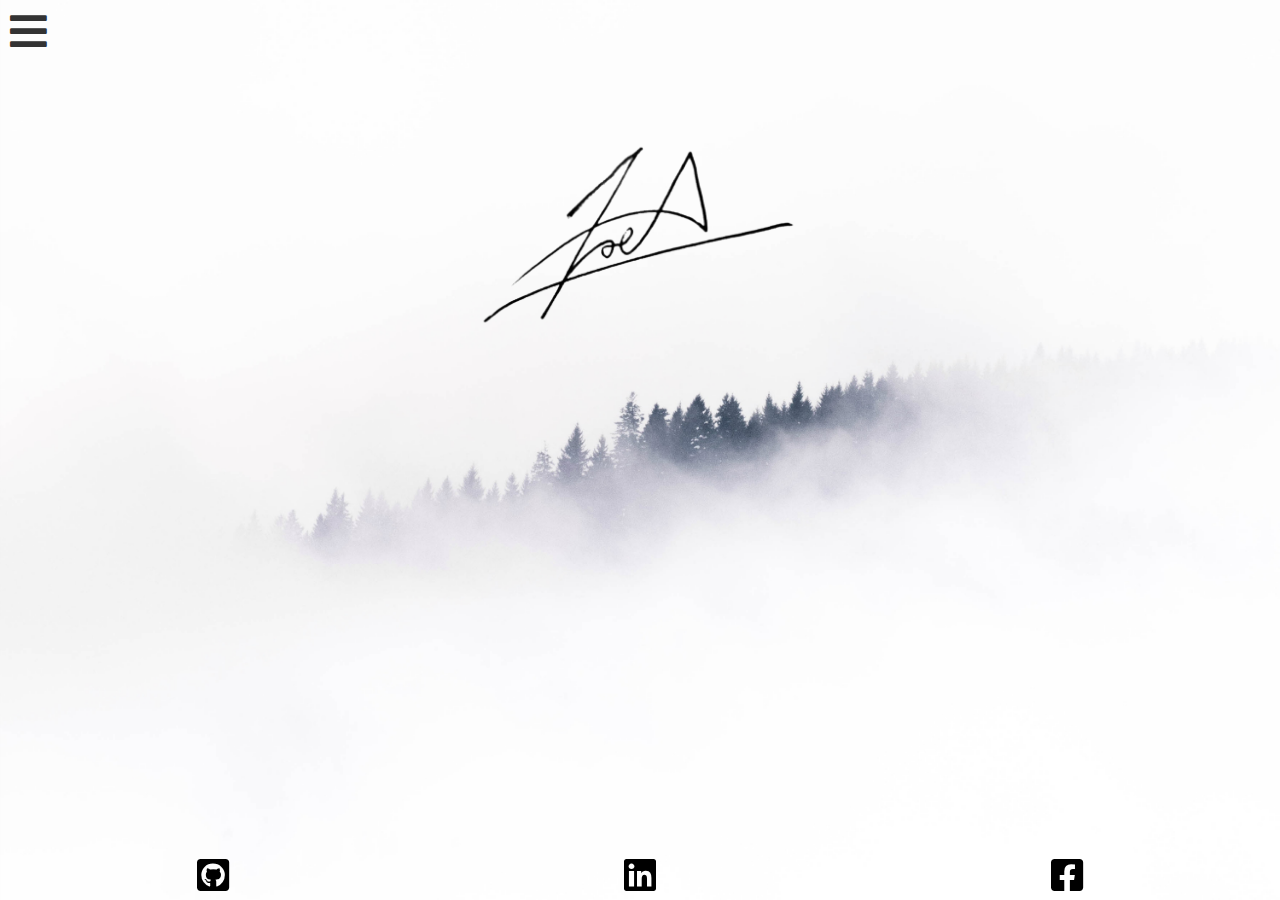
<file: index.html>
<!DOCTYPE html>
<html lang="en">

<head>
  <meta charset="utf-8">
  <meta http-equiv="X-UA-Compatible" content="IE=edge">
  <meta name="viewport" content="width=device-width, initial-scale=1">
  <title>Joe A.</title>

  <!-- Bootstrap -->
  <link href="css/bootstrap.min.css" rel="stylesheet">
  <!-- jQuery (necessary for Bootstrap's JavaScript plugins) -->
  <script src="https://ajax.googleapis.com/ajax/libs/jquery/1.12.4/jquery.min.js"></script>
  <!-- fontAwesome -->
  <link href="https://use.fontawesome.com/releases/v5.0.8/css/all.css" rel="stylesheet">
  <!-- fonts -->
  <link href="https://fonts.googleapis.com/css?family=Bad+Script|Encode+Sans+Condensed" rel="stylesheet">
  <!-- styles -->
  <link href="css/style.css" rel="stylesheet">
</head>

<body>

  <header>
    <div class="container-fluid nav clearfix">
      <div class="row menuRow">
        <div class="col-lg-1 col-md-1 col-sm-1 col-xs-12">
          <i class="fas fa-bars fa-3x" id="hamburgerButton"></i>
        </div>
        <div id="menu" class="">
          <div class="col-lg-3 col-md-3 col-sm-3 col-xs-3 navItem"><input class="hide" type="checkbox" id="aboutMeSwitch" /><label class="label navButton" for="aboutMeSwitch" id='amButton'><span class='labelText'>About Me</span> <span><i class="fas fa-user-circle fa-2x labelIcons"></i></span></label></div>
          <div class="col-lg-3 col-md-3 col-sm-3 col-xs-3 navItem"><input class="hide" type="checkbox" id="portfolioSwitch" /><label class="label navButton" for="portfolioSwitch" id='portButton'><span class='labelText'>Portfolio</span> <span><i class="far fa-folder-open fa-2x labelIcons"></i></span></label></div>
          <div class="col-lg-3 col-md-3 col-sm-3 col-xs-3 navItem"><input class="hide" type="checkbox" id="contactSwitch" /><label class="label navButton" for="contactSwitch" id='contButton'><span class='labelText'>Contact</span> <span><i class="far fa-address-book fa-2x labelIcons"></i></span></label></div>
        </div>
      </div>
    </div>
  </header>

  <!-- signature hero -->
  <div class="container-fluid signature-box" id='signatureBox'>
    <img class="signature" src="img/signaturetrans.png" alt="joseph r aguilar's signature">
  </div>

  <!-- Portfolio Carousel -->
  <div class="container portfolio" id='portfolio'>
    <div id="carousel-example-generic" class="carousel slide" data-ride="carousel">
      <!-- Indicators -->
      <ol class="carousel-indicators">
        <li data-target="#carousel-example-generic" data-slide-to="0" class="active"></li>
        <li data-target="#carousel-example-generic" data-slide-to="1"></li>
        <li data-target="#carousel-example-generic" data-slide-to="2"></li>
      </ol>

      <!-- Wrapper for slides -->
      <div class="carousel-inner" role="listbox">
        <div class="item active" id='slide1'>
          <div class="carousel-caption">
            <a href="https://josephraguilar.github.io/pet-store/"><h3>Pet Store</h3></a>
          </div>
        </div>
        <div class="item" id='slide2'>
          <div class="carousel-caption">
            <a href="https://josephraguilar.github.io/restaurante/"><h3>Restaurant</h3></a>
          </div>
        </div>
        <div class="item" id='slide3'>
          <div class="carousel-caption">
            <a href="https://josephraguilar.github.io/todo-list-2/"><h3>To-Do App</h3></a>
          </div>
        </div>
      </div>

      <!-- Carousel Controls -->
      <a class="left carousel-control" href="#carousel-example-generic" role="button" data-slide="prev">
  <i class="fas fa-chevron-left fa-3x " aria-hidden="true"></i>
</a>
      <a class="right carousel-control" href="#carousel-example-generic" role="button" data-slide="next">
  <i class="fas fa-chevron-right fa-3x " aria-hidden="true"></i>
</a>
    </div>
  </div>

  <!-- about me -->
  <div class="container">
    <div class="about-me" id='aboutMe'>
      <div class="row">
        <div class="col-md-12 about-me-text">
          <p>I am a 23-year-old extroverted individual who is motivated, ambitious, and friendly. Currently a student at California State University, Fresno, I am expecting my B.A. in Business with an emphasis on Computer Information Systems in 2019. During
            this time, I am diligently honing my skills as a front-end web developer at Geekwise Academy.</p>
          <p>I spend my free time enjoying a good cup of coffee, learning about computer hard-ware & software, and reading the latest block-chain news.</p>
          <p>I am currently serving part time at a restaurant but am in the process of starting a career in software coding. Feel free to contact me if you need a responsive website built or have any other questions!</p>
          </p>
        </div>
      </div>
    </div>
  </div>

  <!-- contact -->
  <div class="container contact-box" id='contact'>
    <div class="row contact-row">
      <div class="col-lg-5 col-md-5 col-sm-5 col-xs-12 wufoo-column">
        <iframe class="wufooform center" height="500" width="90%" allowTransparency="true" frameborder="0" scrolling="yes" style="" src="https://josephraguilar.wufoo.com/embed/ztfnl8p1jo7svn/">
      </iframe>
      </div>
      <div class="col-lg-7 col-md-7 col-sm-7 col-xs-12">
        <div class="row myinfo">
          <h1 class="center">My Contact Information</h1>
          <h3 class="center">Phone:       <span>559-623-8938</span></h3>
          <h3 class="center">Email:       josephraguilar@gmail.com</h3>
        </div>

        <div class="row gmap-row">
          <iframe class="gmap" src="https://www.google.com/maps/embed?pb=!1m18!1m12!1m3!1d3197.603340567745!2d-119.78799278471205!3d36.73208657996256!2m3!1f0!2f0!3f0!3m2!1i1024!2i768!4f13.1!3m3!1m2!1s0x80945e26d4f58091%3A0xf082a7e633ee41f0!2s700+Van+Ness+Ave%2C+Fresno%2C+CA+93721!5e0!3m2!1sen!2sus!4v1521688433245"
            align="center" width="80%" height="400" frameborder="0" allowfullscreen></iframe>
        </div>
      </div>
    </div>
  </div>

  <footer class="container-fluid footer clearfix">
    <div class="row icons">
      <div class="col-xs-4 col-sm-4 col-md-4 col-lg-4 icon-box">
        <a href="https://github.com/josephraguilar"><i class="fab fa-github-square  fa-gradient icon"></i> </a>
      </div>
      <div class="col-xs-4 col-sm-4 col-md-4 col-lg-4 icon-box">
        <a href="https://www.linkedin.com/in/joseph-aguilar-53809b167/"><i class="fab fa-linkedin fa-gradient icon"></i> </a>
      </div>
      <div class="col-xs-4 col-sm-4 col-md-4 col-lg-4 icon-box">
        <a href="https://www.facebook.com/joe.aguilar.921"><i class="fab fa-facebook-square fa-gradient icon"></i> </a>
      </div>

    </div>
  </footer>

  <script src="js/bootstrap.min.js"></script>
  <script src="js/scripts.js"></script>
</body>

</html>
</file>
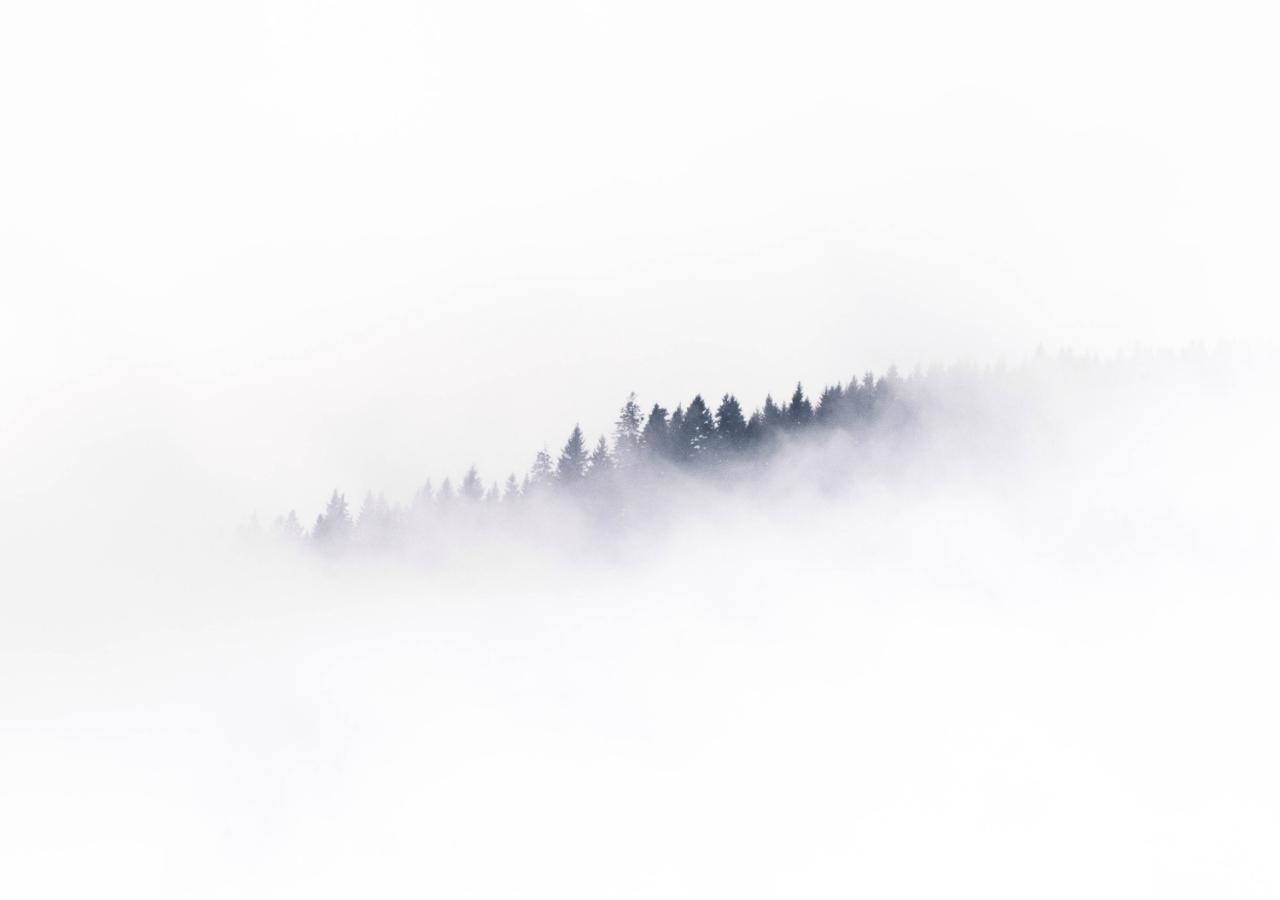
<file: Contact.html>
<!DOCTYPE html>
<html lang="en">
  <head>
    <meta charset="utf-8">
    <meta http-equiv="X-UA-Compatible" content="IE=edge">
    <meta name="viewport" content="width=device-width, initial-scale=1">
    <title>Joe A.</title>

    <!-- Bootstrap -->
    <link href="css/bootstrap.min.css" rel="stylesheet">
    <!-- jQuery (necessary for Bootstrap's JavaScript plugins) -->
    <script src="https://ajax.googleapis.com/ajax/libs/jquery/1.12.4/jquery.min.js"></script>
    <!-- fontAwesome -->
    <link href="https://use.fontawesome.com/releases/v5.0.8/css/all.css" rel="stylesheet">
    <!-- styles -->
    <link href="css/style.css" rel="stylesheet">

  </head>

  <body>

    <!-- Include all compiled plugins (below), or include individual files as needed -->
    <script src="js/bootstrap.min.js"></script>
  </body>
</html>
</file>
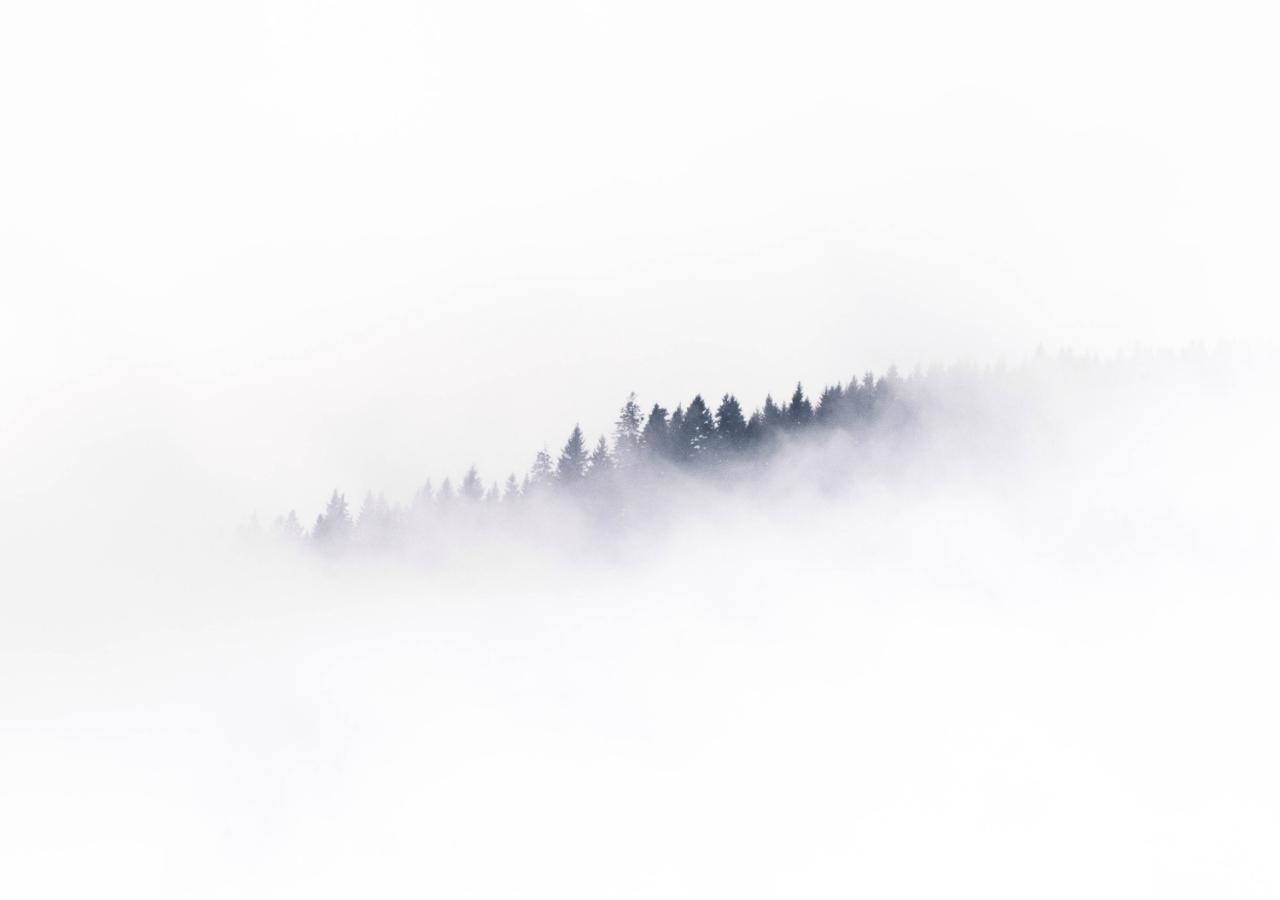
<file: Portfolio.html>
<!DOCTYPE html>
<html lang="en">

<head>
  <meta charset="utf-8">
  <meta http-equiv="X-UA-Compatible" content="IE=edge">
  <meta name="viewport" content="width=device-width, initial-scale=1">
  <title>Joe A.</title>

  <!-- Bootstrap -->
  <link href="css/bootstrap.min.css" rel="stylesheet">
  <!-- fontAwesome -->
  <link href="https://use.fontawesome.com/releases/v5.0.8/css/all.css" rel="stylesheet">
  <!-- jQuery (necessary for Bootstrap's JavaScript plugins) -->
  <script src="https://ajax.googleapis.com/ajax/libs/jquery/1.12.4/jquery.min.js"></script>
  <!-- styles -->
  <link href="css/style.css" rel="stylesheet">
</head>

<body>

  <!-- Include all compiled plugins (below), or include individual files as needed -->
  <script src="js/bootstrap.min.js"></script>
</body>

</html>
</file>
<file: css/style.css>
.hide {
  display: none;
}

body {
  background-image: url("../img/hero.jpg");
  background-attachment: fixed;
  background-position: 50% 50%;
  background-size: cover;
  background-repeat: no-repeat;
  height: 100vh;
}

header {
  margin: 0px 0 0 10px;
  height: 10vh;
  min-height: 75px;
  font: C;
}

.nav {
  position: relative;
  padding-top: 10px;
}

#menu {
  right: 0;
  left: 20%;
  top: 0px;
  position: absolute;
}

.menuRow {
  position: relative;
}

#hamburgerButton:hover {
  cursor: pointer;
  background: -webkit-linear-gradient(#d53369, #daae51);
  text-decoration: overline;
  -webkit-background-clip: text;
  -webkit-text-fill-color: transparent;
  text-decoration: none;
}

.navItem {
  margin-top: 10px;
}

.labelText {
  height: 100%;
}

.label, .icon-box a {
  text-align: left;
  transition: background 1s ease;
  font-family: "Bad Script", cursive;
  font-size: 1.75em;
  font-weight: bold;
  text-decoration: none;
  color: black;
}

/* hover gradients  */

input[type=checkbox]:checked+label .labelText {
  background: -webkit-linear-gradient(#d53369, #daae51);
  text-decoration: overline;
  -webkit-background-clip: text;
  -webkit-text-fill-color: transparent;
  text-decoration: none;
  cursor: default;
}

input[type=checkbox]:not(:checked):hover+label .labelText {
  background: -webkit-linear-gradient(#d1ffd7, #bfd6ff);
  text-decoration: overline;
  -webkit-background-clip: text;
  -webkit-text-fill-color: transparent;
}

input[type=checkbox]:checked+label .labelIcons {
  background: -webkit-linear-gradient(#d53369, #daae51);
  text-decoration: overline;
  -webkit-background-clip: text;
  -webkit-text-fill-color: transparent;
  text-decoration: none;
  cursor: default;
}

input[type=checkbox]:not(:checked):hover+label .labelIcons {
  background: -webkit-linear-gradient(#d1ffd7, #bfd6ff);
  text-decoration: overline;
  -webkit-background-clip: text;
  -webkit-text-fill-color: transparent;
}

.fa-gradient:hover {
  background: -webkit-gradient(linear, left top, left bottom, from(#d1ffd7), to(#bfd6ff));
  -webkit-background-clip: text;
  -webkit-text-fill-color: transparent;
}

.signature-box {
  margin: 50px 0 40px 0;
  height: 75vh;
}

.signature {
  display: block;
  max-height: 200px;
  margin: 0 auto;
}

.right {
  background-image: none !important;
}

.left {
  background-image: none !important;
}

.slide {
  width: auto;
}

.carousel-control {
  display: flex;
  align-items: center;
  justify-content: center;
}

.carousel-control i {
  color: #bfd6ff;
  transition: 1s;
}

.carousel-control i:hover {
  color: #d53369;
}

.carousel-caption {
  display: block;
  margin: 0 auto;
  width: 250px;
}

.carousel-caption h3 {
  line-height: 50px;
  font-family: 'Bad Script', sans-serif;
  font-size: 2.5em;
  font-weight: bold;
  color: black;
  background-color: rgba(255, 255, 255, .9);
  border: 2px black solid;
  border-radius: 25px;
}

.item {
  height: 70vh;
  background-size: contain;
  background-repeat: no-repeat;
  background-position: center;
}

.portfolio {
  height: 70vh;
  min-height: 375px;
  width: auto;
}

.carousel {
  height: inherit;
  max-width: 900px;
  margin: 0 auto;
}

#slide1 {
  background-image: url('../img/petStore.png');
}

#slide2 {
  background-image: url('../img/restaurant.png');
}

#slide3 {
  background-image: url('../img/6.png');
}

.about-me-text {
  margin: 75px 0 50px 0;
}

.about-me-text p {
  font-family: 'Encode Sans Condensed', sans-serif;
  font-size: 2em;
  font-weight: bolder;
}

.contact-box {
  height: 70vh;
  min-height: 375px;
  margin-bottom: 50px;
}

.contact-row {
  height: inherit;
}

.wufoo-column {
  height: 500px;
}

.myinfo {
  margin: 20px 0 0 0;
  text-align: center;
}

.gmap {
  display: block;
  margin: 0 auto;
}

.gmap-row {
  margin: 20px 0 0 0;
}

footer {
  padding-left: 0 !important;
  width: 100%;
  bottom: 0;
  position: fixed;
  height: 45px;
  background-image: #fff;
  z-index: 100;
  opacity: 1;
}

footer:before {
  padding-left: 0 !important;
  background-image: -webkit-linear-gradient(rgba(213, 51, 105, 0.3), rgba(218, 174, 81, 0.3));
  position: fixed;
  bottom: 0;
  width: 100%;
  height: 45px;
  opacity: 0;
  z-index: -100;
  transition: opacity 1s;
  filter: blur(10px);
}

footer:hover:before {
  opacity: 1;
}

.icons {
  float: left;
  bottom: 0;
  position: fixed;
  height: 42px;
  width: 100%;
  margin: 0 0 0px 0;
}

.icon {
  font-size: 1.5em;
}

.icon-box {
  text-align: center;
}

@media screen and (min-width:768px) {
  .labelText {}
  .labelIcons {
    display: none;
  }
}

@media screen and (max-width: 767px) {
  .labelText {
    display: none
  }
  .labelIcon {}
  .contact-box {
    height: auto;
  }
  .wufoo-column, .myinfo {
    border-bottom: 2px solid black;
  }
  .about-me-text {
    margin: 20px 0 50px 0;
  }
}
</file>
